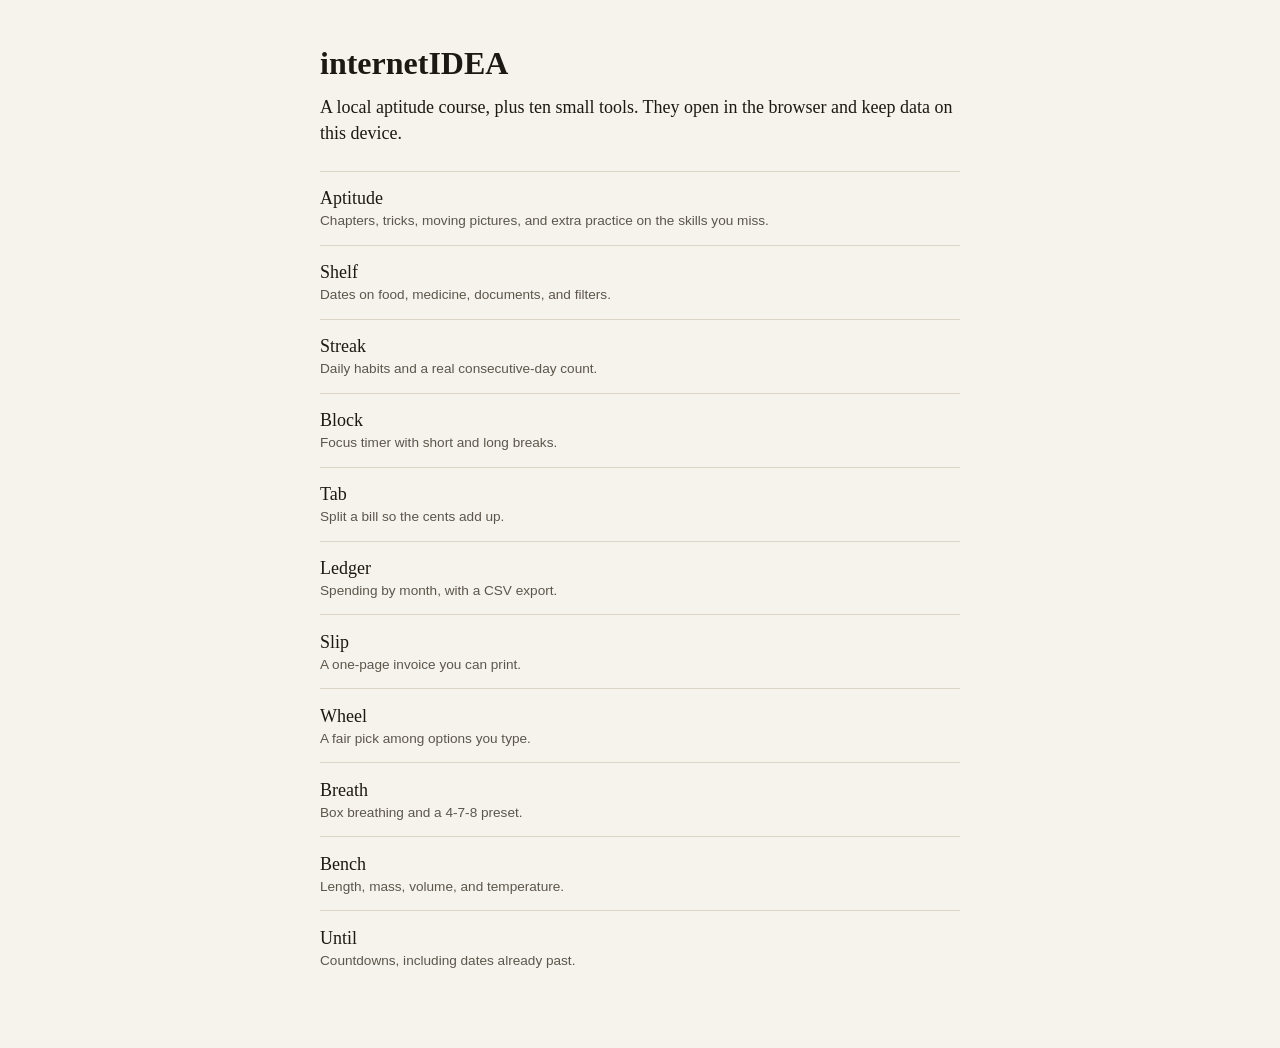
<file: index.html>
<!DOCTYPE html>
<html lang="en">
<head>
  <meta charset="utf-8">
  <meta name="viewport" content="width=device-width, initial-scale=1">
  <title>internetIDEA</title>
  <style>
    :root { color-scheme: light; }
    body { margin: 0; font: 18px/1.45 Georgia, "Iowan Old Style", serif; background: #f6f3ec; color: #1c1915; }
    main { max-width: 40rem; margin: 0 auto; padding: 2.5rem 1.25rem 4rem; }
    h1 { font-size: 2rem; font-weight: 600; margin: 0 0 0.5rem; }
    p { margin: 0 0 1.5rem; }
    ol { margin: 0; padding: 0; list-style: none; }
    li { border-top: 1px solid #ddd6c8; }
    a { display: block; padding: 0.85rem 0; color: inherit; text-decoration: none; }
    a:hover, a:focus { color: #6b2d3c; }
    small { display: block; font-family: "Segoe UI", sans-serif; font-size: 0.85rem; color: #5c564c; }
  </style>
</head>
<body>
  <main>
    <h1>internetIDEA</h1>
    <p>A local aptitude course, plus ten small tools. They open in the browser and keep data on this device.</p>
    <ol>
      <li><a href="aptitude/index.html">Aptitude <small>Chapters, tricks, moving pictures, and extra practice on the skills you miss.</small></a></li>
      <li><a href="shelf/index.html">Shelf <small>Dates on food, medicine, documents, and filters.</small></a></li>
      <li><a href="streak/index.html">Streak <small>Daily habits and a real consecutive-day count.</small></a></li>
      <li><a href="block/index.html">Block <small>Focus timer with short and long breaks.</small></a></li>
      <li><a href="tab/index.html">Tab <small>Split a bill so the cents add up.</small></a></li>
      <li><a href="ledger/index.html">Ledger <small>Spending by month, with a CSV export.</small></a></li>
      <li><a href="slip/index.html">Slip <small>A one-page invoice you can print.</small></a></li>
      <li><a href="wheel/index.html">Wheel <small>A fair pick among options you type.</small></a></li>
      <li><a href="breath/index.html">Breath <small>Box breathing and a 4-7-8 preset.</small></a></li>
      <li><a href="bench/index.html">Bench <small>Length, mass, volume, and temperature.</small></a></li>
      <li><a href="until/index.html">Until <small>Countdowns, including dates already past.</small></a></li>
    </ol>
  </main>
</body>
</html>
</file>
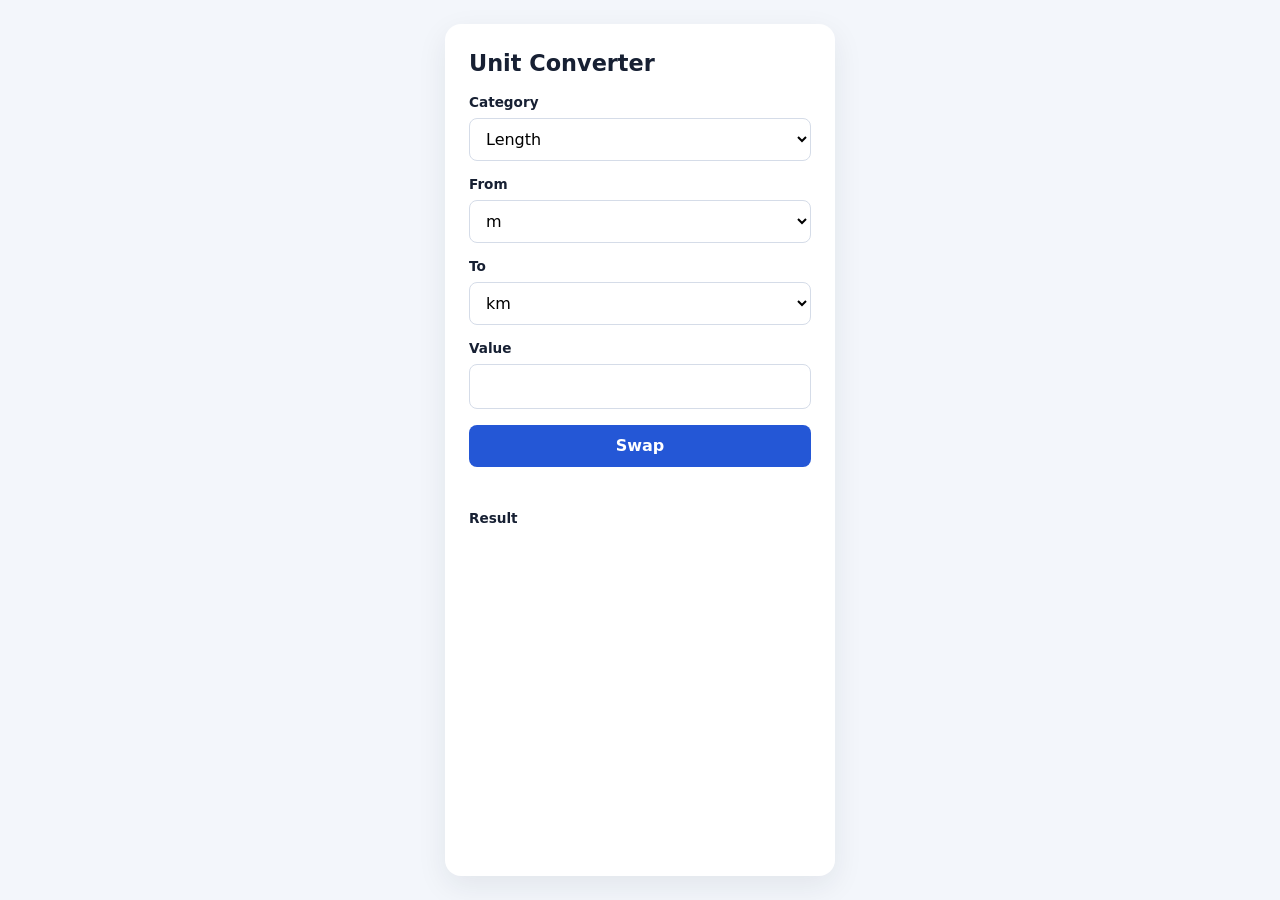
<file: bench/index.html>
<!DOCTYPE html>
<html lang="en">
<head>
  <meta charset="utf-8">
  <meta name="viewport" content="width=device-width, initial-scale=1">
  <title>Unit Converter</title>
  <link rel="stylesheet" href="styles.css">
</head>
<body>
  <main class="card">
    <h1>Unit Converter</h1>

    <label for="category">Category</label>
    <select id="category">
      <option value="length">Length</option>
      <option value="mass">Mass</option>
      <option value="volume">Volume</option>
      <option value="temp">Temperature</option>
    </select>

    <label for="from">From</label>
    <select id="from"></select>

    <label for="to">To</label>
    <select id="to"></select>

    <label for="value">Value</label>
    <input id="value" type="number" step="any" inputmode="decimal" aria-describedby="error">

    <button type="button" id="swap">Swap</button>

    <p id="error" class="error" role="alert"></p>
    <label for="output">Result</label>
    <output id="output" class="output" for="value"></output>
  </main>
  <script src="logic.js"></script>
  <script src="app.js"></script>
</body>
</html>
</file>
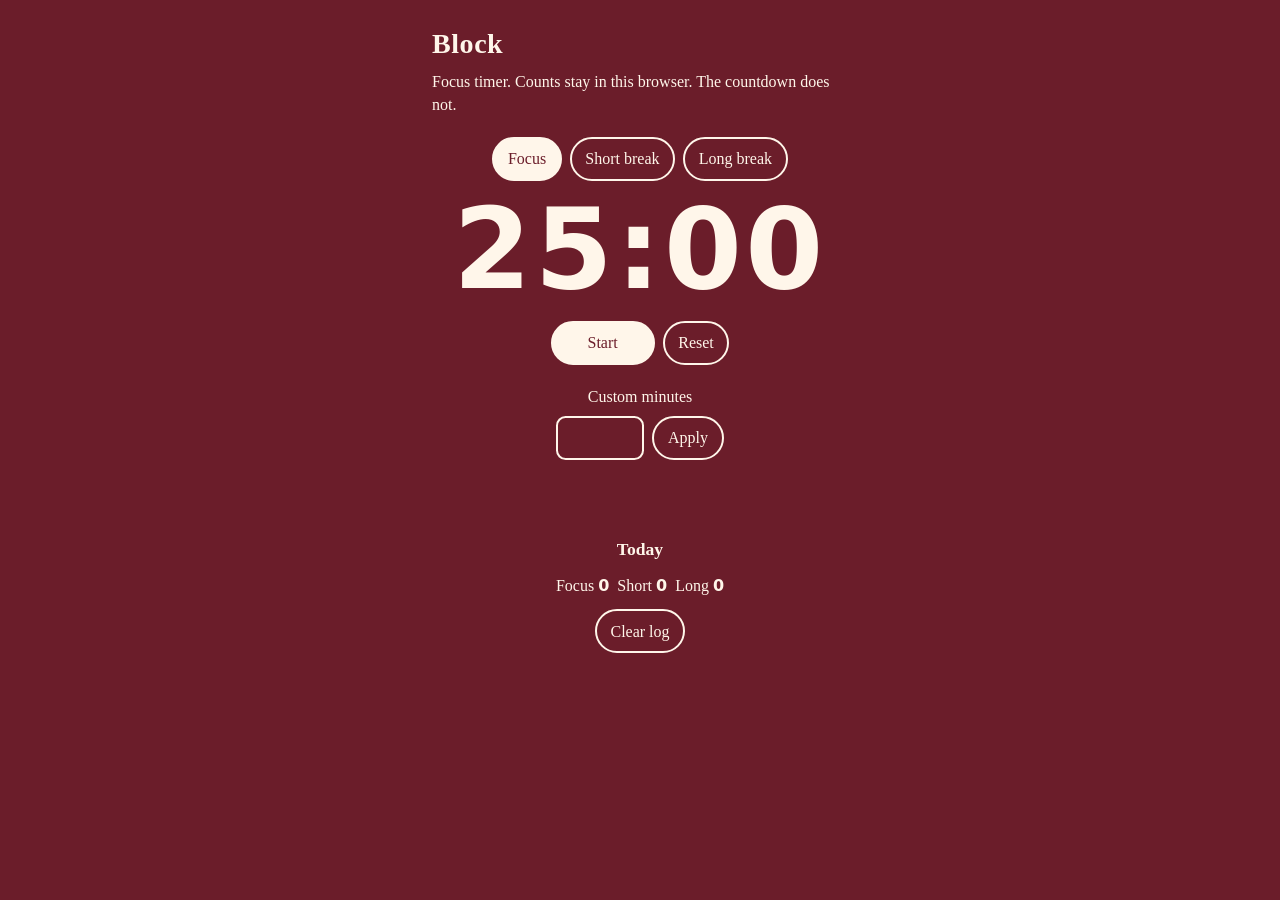
<file: block/index.html>
<!DOCTYPE html>
<html lang="en">
<head>
  <meta charset="utf-8">
  <meta name="viewport" content="width=device-width, initial-scale=1">
  <title>Block</title>
  <link rel="stylesheet" href="styles.css">
</head>
<body>
  <main>
    <h1>Block</h1>
    <p class="lede">Focus timer. Counts stay in this browser. The countdown does not.</p>

    <div class="modes" role="group" aria-label="Mode">
      <button type="button" id="mode-focus" aria-pressed="true">Focus</button>
      <button type="button" id="mode-short" aria-pressed="false">Short break</button>
      <button type="button" id="mode-long" aria-pressed="false">Long break</button>
    </div>

    <p id="time" class="time">25:00</p>

    <div class="controls">
      <button type="button" id="start" aria-pressed="false">Start</button>
      <button type="button" id="reset">Reset</button>
    </div>

    <form id="custom-form" class="custom">
      <label for="minutes">Custom minutes</label>
      <input id="minutes" type="number" inputmode="numeric" min="1" max="120" step="1">
      <button type="button" id="apply">Apply</button>
      <p id="error" class="error" role="alert"></p>
    </form>

    <p id="suggestion" class="suggestion" aria-live="polite"></p>

    <section class="log" aria-labelledby="log-heading">
      <h2 id="log-heading">Today</h2>
      <ul>
        <li>Focus <strong id="count-focus">0</strong></li>
        <li>Short <strong id="count-short">0</strong></li>
        <li>Long <strong id="count-long">0</strong></li>
      </ul>
      <button type="button" id="clear">Clear log</button>
    </section>
  </main>
  <script src="logic.js"></script>
  <script src="app.js"></script>
</body>
</html>
</file>
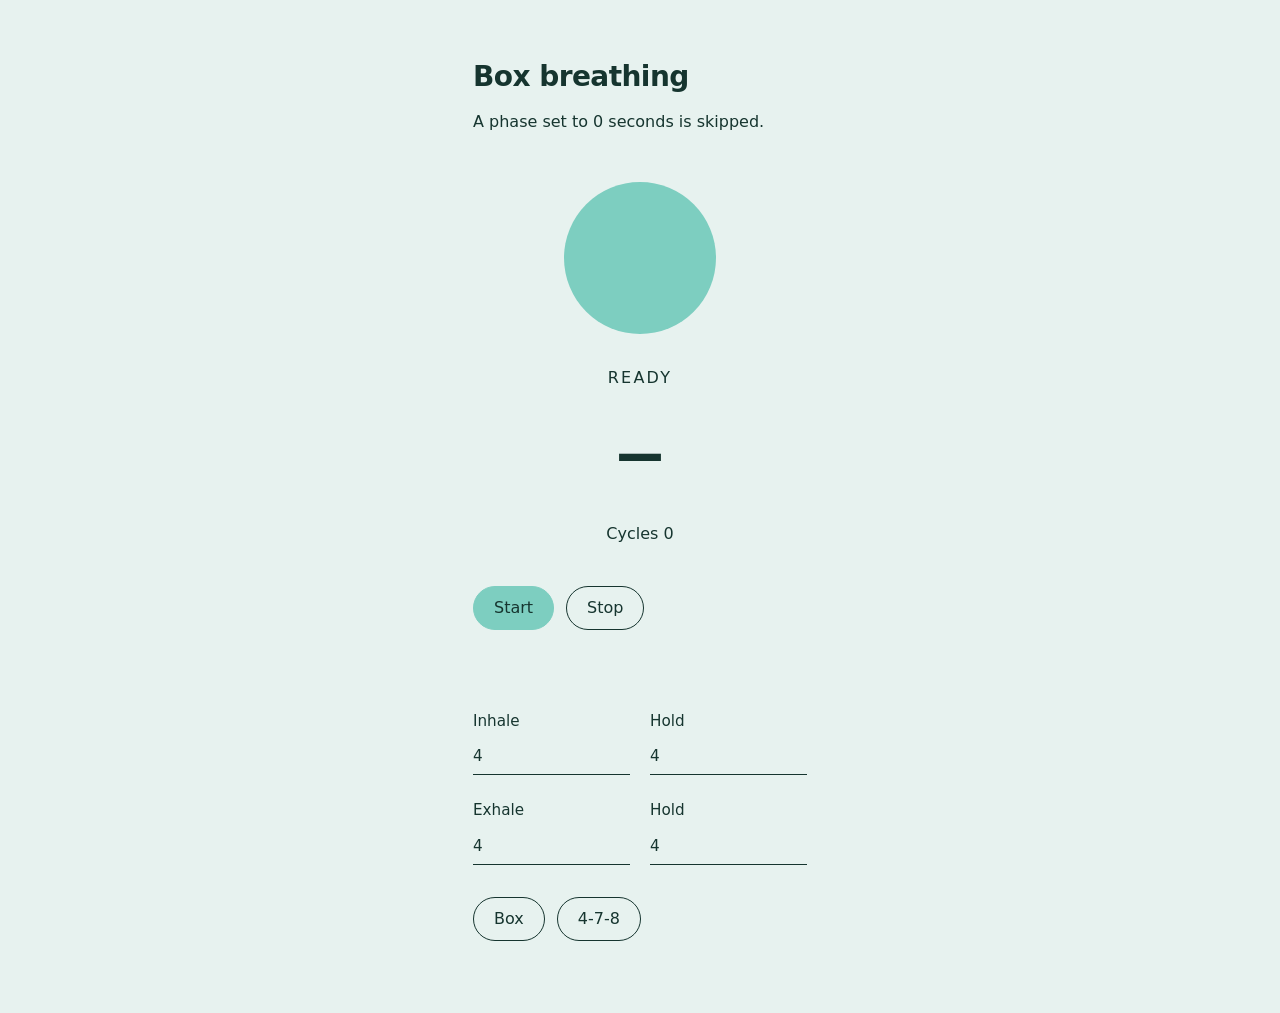
<file: breath/index.html>
<!DOCTYPE html>
<html lang="en">
<head>
  <meta charset="utf-8">
  <meta name="viewport" content="width=device-width, initial-scale=1">
  <title>Box breathing</title>
  <link rel="stylesheet" href="styles.css">
</head>
<body>
  <main class="app">
    <h1>Box breathing</h1>
    <p class="intro">A phase set to 0 seconds is skipped.</p>

    <div class="stage">
      <div class="circle" aria-hidden="true"></div>
      <p id="phase" class="phase">Ready</p>
      <p id="seconds" class="seconds">&ndash;</p>
      <p class="cycles">Cycles <span id="cycles">0</span></p>
    </div>

    <div class="row">
      <button type="button" id="start">Start</button>
      <button type="button" id="stop">Stop</button>
    </div>
    <p id="error" class="error" role="alert"></p>

    <div class="fields">
      <label for="inhale">Inhale
        <input id="inhale" type="number" min="0" max="30" step="1" value="4" inputmode="numeric">
      </label>
      <label for="hold1">Hold
        <input id="hold1" type="number" min="0" max="30" step="1" value="4" inputmode="numeric">
      </label>
      <label for="exhale">Exhale
        <input id="exhale" type="number" min="0" max="30" step="1" value="4" inputmode="numeric">
      </label>
      <label for="hold2">Hold
        <input id="hold2" type="number" min="0" max="30" step="1" value="4" inputmode="numeric">
      </label>
    </div>

    <div class="row presets">
      <button type="button" id="box">Box</button>
      <button type="button" id="relax">4-7-8</button>
    </div>
  </main>
  <script src="logic.js"></script>
  <script src="app.js"></script>
</body>
</html>
</file>
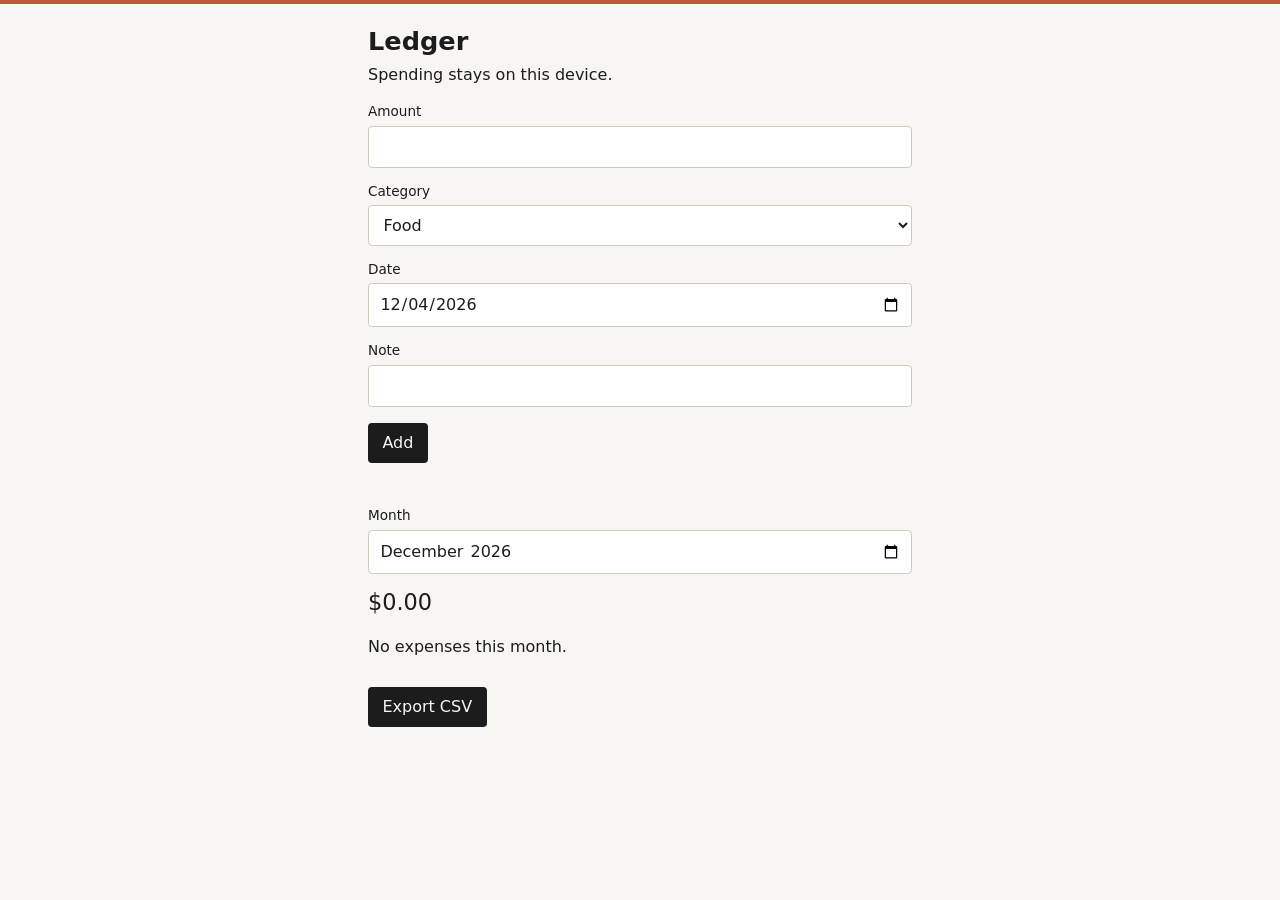
<file: ledger/index.html>
<!DOCTYPE html>
<html lang="en">
<head>
  <meta charset="utf-8">
  <meta name="viewport" content="width=device-width, initial-scale=1">
  <title>Ledger</title>
  <link rel="stylesheet" href="styles.css">
</head>
<body>
  <main>
    <h1>Ledger</h1>
    <p class="lede">Spending stays on this device.</p>

    <form id="entry-form" novalidate>
      <label for="amount">Amount</label>
      <input id="amount" name="amount" type="text" inputmode="decimal" autocomplete="off">

      <label for="category">Category</label>
      <select id="category" name="category">
        <option value="food">Food</option>
        <option value="transport">Transport</option>
        <option value="home">Home</option>
        <option value="health">Health</option>
        <option value="other">Other</option>
      </select>

      <label for="date">Date</label>
      <input id="date" name="date" type="date">

      <label for="note">Note</label>
      <input id="note" name="note" type="text" maxlength="80" autocomplete="off">

      <button type="submit">Add</button>
      <p id="form-error" class="error" role="alert"></p>
    </form>

    <section>
      <label for="month">Month</label>
      <input id="month" name="month" type="month">
      <p id="total" class="total"></p>
      <ul id="breakdown"></ul>
      <div id="list"></div>
      <button id="export" type="button">Export CSV</button>
    </section>
  </main>
  <script src="logic.js"></script>
  <script src="app.js"></script>
</body>
</html>
</file>
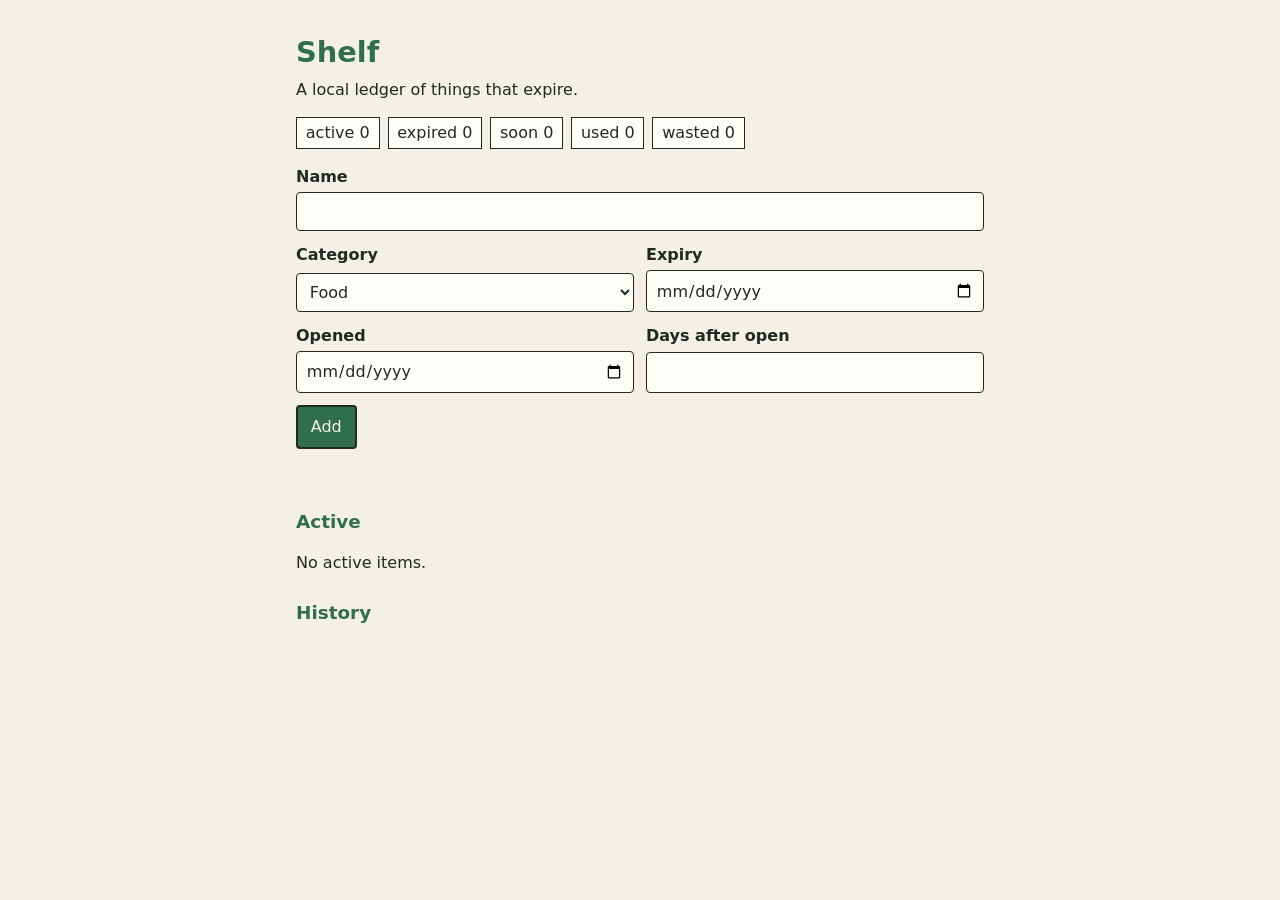
<file: shelf/index.html>
<!DOCTYPE html>
<html lang="en">
<head>
  <meta charset="utf-8">
  <meta name="viewport" content="width=device-width, initial-scale=1">
  <title>Shelf</title>
  <link rel="stylesheet" href="styles.css">
</head>
<body>
  <main>
    <h1>Shelf</h1>
    <p class="lede">A local ledger of things that expire.</p>
    <ul id="counts" aria-live="polite" aria-label="Counts"></ul>

    <form id="add-form" novalidate>
      <div class="field field-wide">
        <label for="name">Name</label>
        <input id="name" name="name" type="text" autocomplete="off">
      </div>
      <div class="field">
        <label for="category">Category</label>
        <select id="category" name="category">
          <option value="food">Food</option>
          <option value="medicine">Medicine</option>
          <option value="document">Document</option>
          <option value="household">Household</option>
          <option value="other">Other</option>
        </select>
      </div>
      <div class="field">
        <label for="expiry">Expiry</label>
        <input id="expiry" name="expiry" type="date">
      </div>
      <div class="field">
        <label for="opened">Opened</label>
        <input id="opened" name="opened" type="date">
      </div>
      <div class="field">
        <label for="days-after-open">Days after open</label>
        <input id="days-after-open" name="days-after-open" type="number" min="1" step="1" inputmode="numeric">
      </div>
      <div class="form-actions">
        <button type="submit">Add</button>
      </div>
      <p id="form-error" role="alert"></p>
    </form>

    <section>
      <h2>Active</h2>
      <p id="empty">No active items.</p>
      <ul id="active-list" aria-label="Active items"></ul>
    </section>

    <section>
      <h2>History</h2>
      <ul id="history-list" aria-label="Used and wasted"></ul>
    </section>
  </main>
  <noscript>JavaScript is required. Data stays in this browser.</noscript>
  <script src="logic.js"></script>
  <script src="app.js"></script>
</body>
</html>
</file>
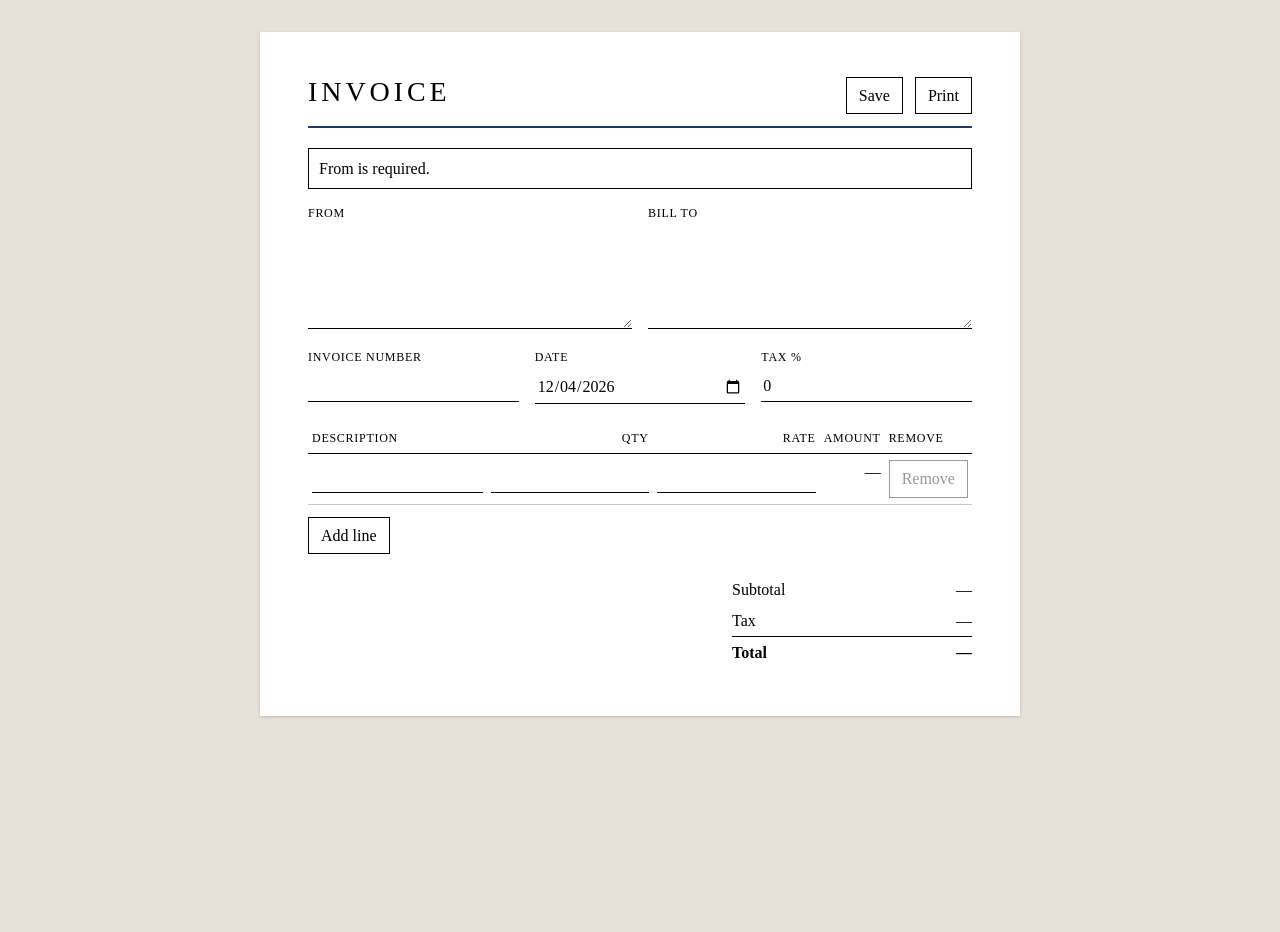
<file: slip/index.html>
<!DOCTYPE html>
<html lang="en">
<head>
  <meta charset="utf-8">
  <meta name="viewport" content="width=device-width, initial-scale=1">
  <title>Invoice</title>
  <link rel="stylesheet" href="styles.css">
</head>
<body>
  <main class="sheet" id="app">
    <header class="sheet-head">
      <h1>Invoice</h1>
      <div class="actions no-print">
        <button type="button" id="save">Save</button>
        <button type="button" id="print">Print</button>
      </div>
    </header>
    <hr class="rule">
    <p id="error" class="error no-print" role="alert"></p>

    <div class="parties">
      <label class="field">From
        <textarea id="from" rows="4" autocomplete="off"></textarea>
      </label>
      <label class="field">Bill to
        <textarea id="to" rows="4" autocomplete="off"></textarea>
      </label>
    </div>

    <div class="meta">
      <label class="field">Invoice number
        <input id="number" type="text" autocomplete="off">
      </label>
      <label class="field">Date
        <input id="date" type="date">
      </label>
      <label class="field">Tax %
        <input id="tax" type="number" min="0" step="any" inputmode="decimal">
      </label>
    </div>

    <table>
      <thead>
        <tr>
          <th>Description</th>
          <th class="num">Qty</th>
          <th class="num">Rate</th>
          <th class="num">Amount</th>
          <th class="no-print">Remove</th>
        </tr>
      </thead>
      <tbody id="lines"></tbody>
    </table>
    <p class="no-print add-row"><button type="button" id="add">Add line</button></p>

    <dl class="totals">
      <div><dt>Subtotal</dt><dd id="subtotal">—</dd></div>
      <div><dt>Tax</dt><dd id="tax-amt">—</dd></div>
      <div class="grand"><dt>Total</dt><dd id="total">—</dd></div>
    </dl>
  </main>
  <script src="logic.js"></script>
  <script src="app.js"></script>
</body>
</html>
</file>
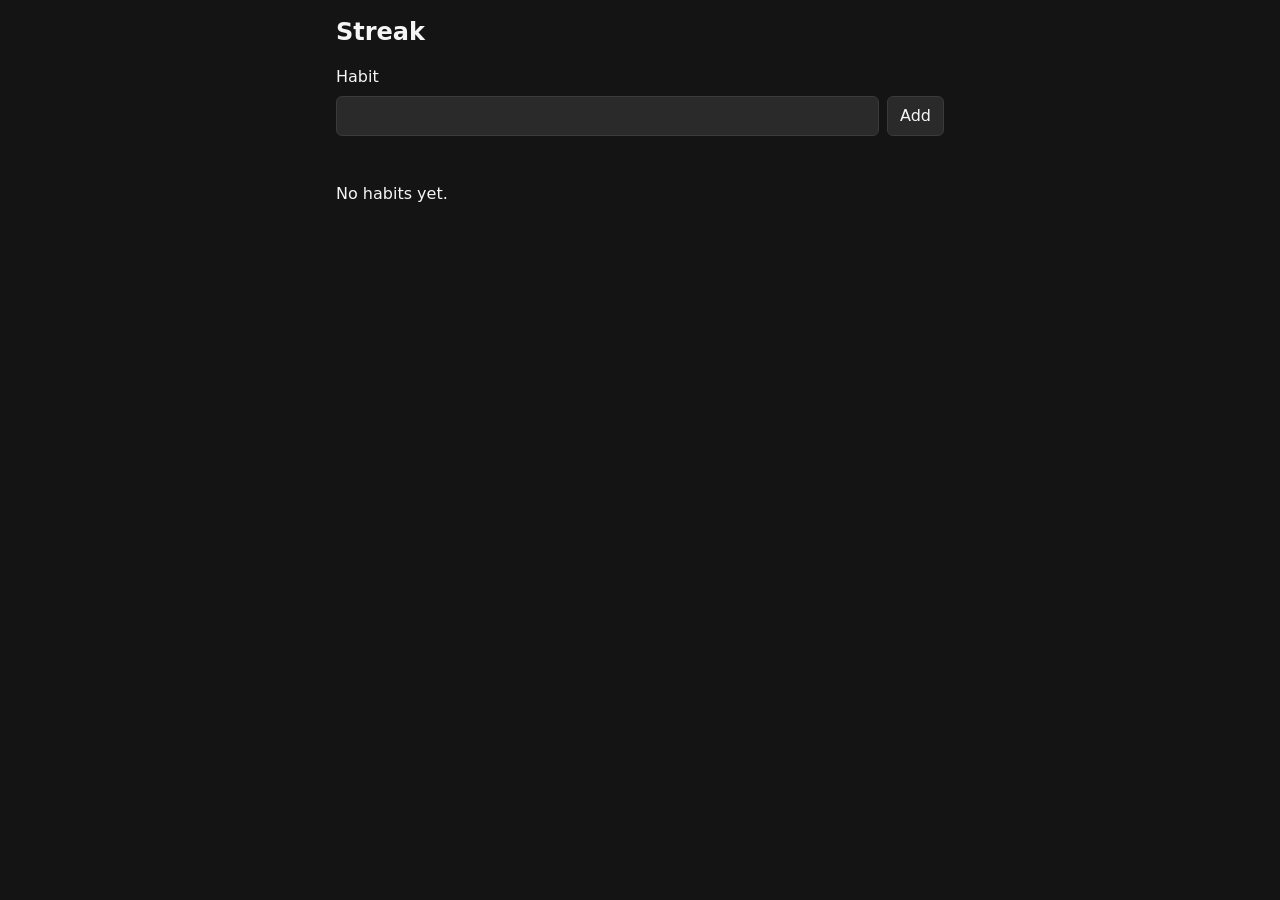
<file: streak/index.html>
<!DOCTYPE html>
<html lang="en">
<head>
  <meta charset="utf-8">
  <meta name="viewport" content="width=device-width, initial-scale=1">
  <title>Streak</title>
  <link rel="stylesheet" href="styles.css">
</head>
<body>
  <main>
    <h1>Streak</h1>
    <form id="add-form" novalidate>
      <label for="habit-name">Habit</label>
      <input id="habit-name" name="name" type="text" autocomplete="off">
      <button type="submit">Add</button>
    </form>
    <p id="error" role="alert"></p>
    <p id="empty">No habits yet.</p>
    <ul id="habits"></ul>
  </main>
  <script src="logic.js"></script>
  <script src="app.js"></script>
</body>
</html>
</file>
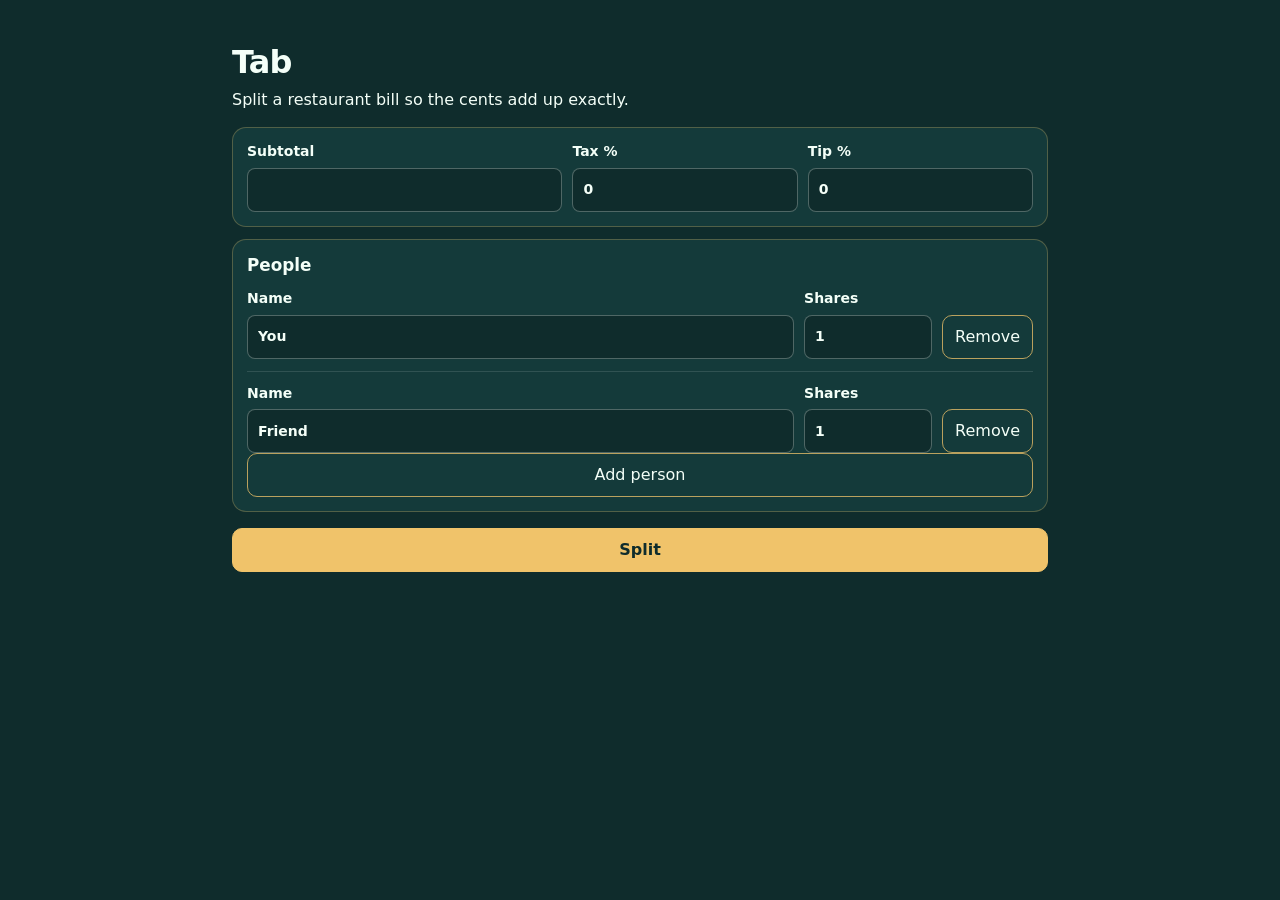
<file: tab/index.html>
<!DOCTYPE html>
<html lang="en">
<head>
  <meta charset="utf-8">
  <meta name="viewport" content="width=device-width, initial-scale=1">
  <title>Tab</title>
  <link rel="stylesheet" href="styles.css">
</head>
<body>
  <main>
    <header>
      <h1>Tab</h1>
      <p>Split a restaurant bill so the cents add up exactly.</p>
    </header>
    <form id="bill" autocomplete="off">
      <div class="card fields">
        <label>
          <span>Subtotal</span>
          <input id="subtotal" inputmode="decimal" autocomplete="off">
        </label>
        <label>
          <span>Tax %</span>
          <input id="tax" inputmode="decimal" autocomplete="off" value="0">
        </label>
        <label>
          <span>Tip %</span>
          <input id="tip" inputmode="decimal" autocomplete="off" value="0">
        </label>
      </div>
      <div class="card">
        <h2>People</h2>
        <div id="people"></div>
        <button type="button" id="add">Add person</button>
      </div>
      <button type="submit" id="split" class="primary">Split</button>
      <p id="error" role="alert" hidden></p>
    </form>
    <section id="result" class="card" hidden>
      <h2>Bill</h2>
      <div id="breakdown"></div>
      <h2>Each person</h2>
      <div id="each"></div>
    </section>
  </main>
  <script src="logic.js"></script>
  <script src="app.js"></script>
</body>
</html>
</file>
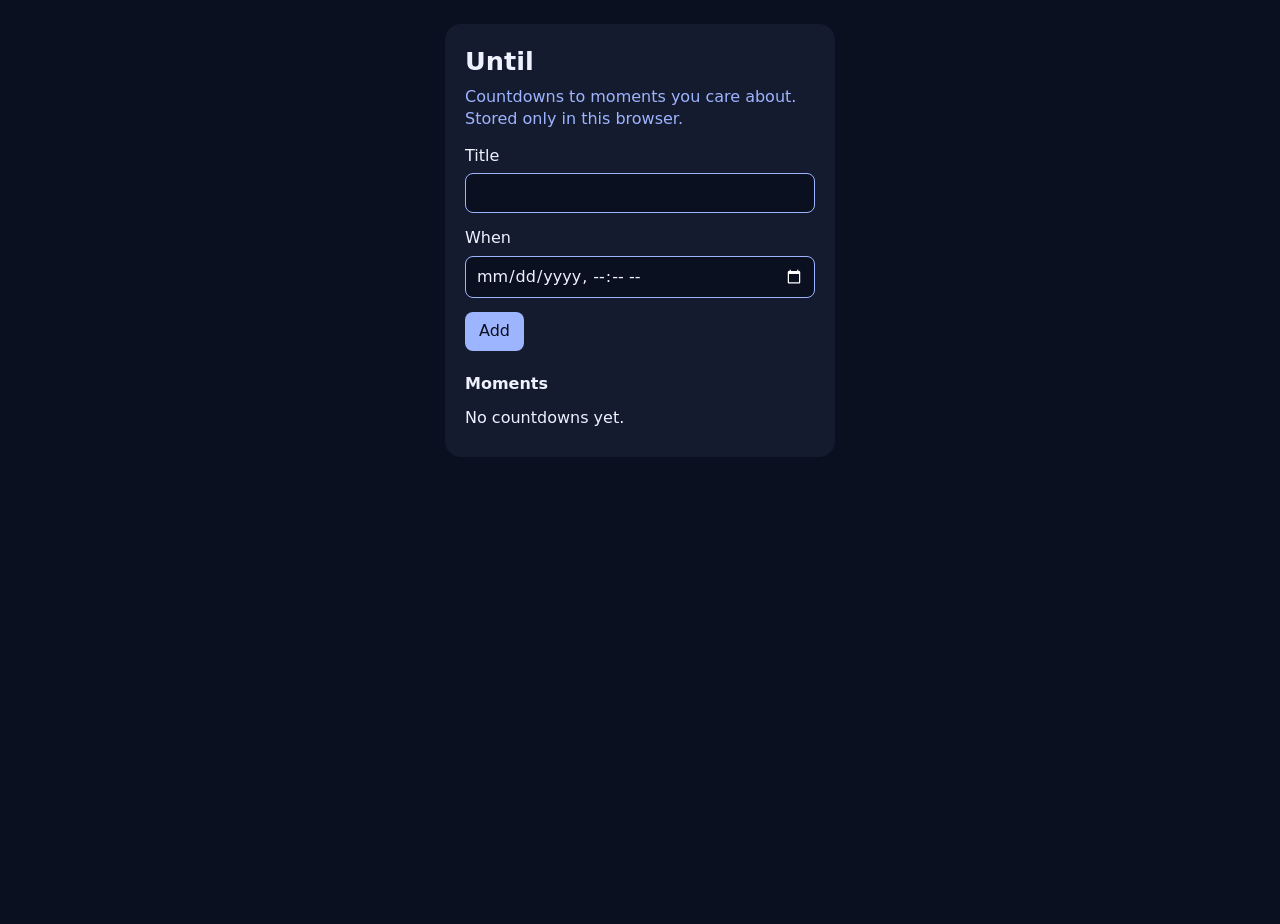
<file: until/index.html>
<!DOCTYPE html>
<html lang="en">
<head>
  <meta charset="utf-8">
  <meta name="viewport" content="width=device-width, initial-scale=1">
  <title>Until</title>
  <link rel="stylesheet" href="styles.css">
</head>
<body>
  <main>
    <h1>Until</h1>
    <p class="lede">Countdowns to moments you care about. Stored only in this browser.</p>
    <form id="add-form" novalidate>
      <label for="title">Title</label>
      <input id="title" name="title" type="text" maxlength="60" autocomplete="off">
      <label for="when">When</label>
      <input id="when" name="when" type="datetime-local">
      <button type="submit">Add</button>
      <p id="error" role="alert" hidden></p>
    </form>
    <h2>Moments</h2>
    <p id="empty">No countdowns yet.</p>
    <ul id="list"></ul>
  </main>
  <script src="logic.js"></script>
  <script src="app.js"></script>
</body>
</html>
</file>
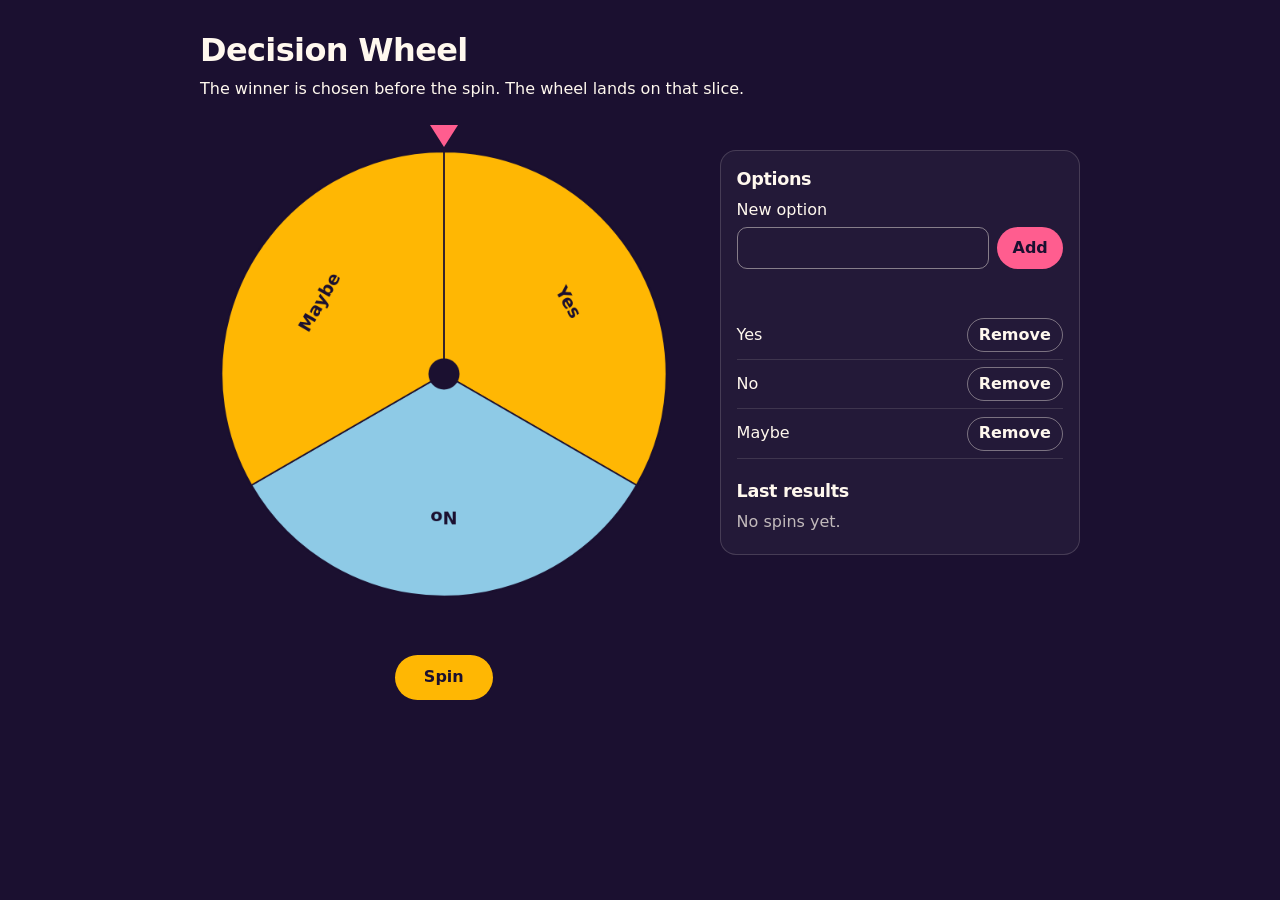
<file: wheel/index.html>
<!DOCTYPE html>
<html lang="en">
<head>
  <meta charset="utf-8">
  <meta name="viewport" content="width=device-width, initial-scale=1">
  <title>Decision Wheel</title>
  <link rel="stylesheet" href="styles.css">
</head>
<body>
  <main>
    <h1>Decision Wheel</h1>
    <p class="lede">The winner is chosen before the spin. The wheel lands on that slice.</p>
    <div class="layout">
      <section class="stage" aria-label="Wheel">
        <div class="wheel-wrap">
          <div class="pointer" aria-hidden="true"></div>
          <canvas id="wheel" width="560" height="560">This browser cannot draw the wheel.</canvas>
        </div>
        <p id="result" class="result" aria-live="polite"></p>
        <button type="button" id="spin">Spin</button>
      </section>
      <section class="panel">
        <h2>Options</h2>
        <form id="add-form">
          <label for="option-name">New option</label>
          <div class="add-row">
            <input id="option-name" name="option" maxlength="40" autocomplete="off">
            <button type="submit">Add</button>
          </div>
        </form>
        <p id="error" class="error" role="alert"></p>
        <ul id="option-list"></ul>
        <h2>Last results</h2>
        <p id="history-empty">No spins yet.</p>
        <ol id="history"></ol>
      </section>
    </div>
  </main>
  <script src="logic.js"></script>
  <script src="app.js"></script>
</body>
</html>
</file>
<file: bench/styles.css>
* {
  box-sizing: border-box;
}

body {
  margin: 0;
  min-height: 100vh;
  background: #f3f6fb;
  color: #172033;
  font: 16px/1.4 system-ui, sans-serif;
  display: flex;
  justify-content: center;
  padding: 24px 16px;
}

.card {
  width: 390px;
  max-width: 100%;
  background: #fff;
  border-radius: 16px;
  padding: 24px;
  box-shadow: 0 10px 30px rgba(23, 32, 51, 0.08);
}

h1 {
  margin: 0 0 8px;
  font-size: 1.4rem;
}

label {
  display: block;
  margin: 14px 0 6px;
  font-size: 0.85rem;
  font-weight: 600;
}

select,
input,
button {
  width: 100%;
  font: inherit;
  border-radius: 8px;
}

select,
input {
  padding: 10px 12px;
  border: 1px solid #d5dce8;
  background: #fff;
}

button {
  margin-top: 16px;
  padding: 10px 16px;
  border: 0;
  background: #2457d6;
  color: #fff;
  font-weight: 600;
  cursor: pointer;
}

select:focus,
input:focus,
button:focus {
  outline: 2px solid #2457d6;
  outline-offset: 2px;
}

.error {
  min-height: 1.2em;
  margin: 10px 0 0;
  color: #b42318;
  font-size: 0.9rem;
}

.output {
  display: block;
  min-height: 1.4em;
  margin: 0;
  font-family: ui-monospace, "Cascadia Mono", Consolas, monospace;
  font-size: 1.5rem;
  color: #2457d6;
}
</file>
<file: block/styles.css>
:root {
  color-scheme: dark;
  --bg: #6b1d2a;
  --text: #fff6ea;
}

* {
  box-sizing: border-box;
}

html,
body {
  margin: 0;
  min-height: 100%;
}

body {
  background: var(--bg);
  color: var(--text);
  font-family: Georgia, "Iowan Old Style", "Palatino Linotype", Palatino, serif;
  font-size: 1rem;
  line-height: 1.45;
}

main {
  width: min(28rem, 100%);
  margin: 0 auto;
  padding: 1.5rem 1rem 2.5rem;
}

h1,
h2,
p {
  margin: 0;
}

h1 {
  font-size: 1.75rem;
  font-weight: 700;
  letter-spacing: 0.02em;
}

.lede {
  margin-top: 0.35rem;
}

.modes,
.controls,
.custom,
.log ul {
  display: flex;
  flex-wrap: wrap;
  gap: 0.5rem;
  align-items: center;
  justify-content: center;
}

.modes {
  margin-top: 1.25rem;
}

button,
input {
  font: inherit;
  color: inherit;
}

button {
  min-height: 2.75rem;
  padding: 0.45rem 0.85rem;
  background: transparent;
  border: 2px solid var(--text);
  border-radius: 999px;
  cursor: pointer;
}

button:focus,
input:focus {
  outline: 3px solid var(--text);
  outline-offset: 3px;
}

button[aria-pressed="true"] {
  background: var(--text);
  color: var(--bg);
}

#start {
  background: var(--text);
  color: var(--bg);
  min-width: 6.5rem;
}

#start[aria-pressed="true"] {
  background: transparent;
  color: var(--text);
}

.time {
  margin: 0.75rem 0 1rem;
  font-family: "Segoe UI", system-ui, sans-serif;
  font-size: clamp(4.25rem, 22vw, 7rem);
  font-weight: 650;
  font-variant-numeric: tabular-nums;
  letter-spacing: 0.03em;
  line-height: 1;
  text-align: center;
}

.controls {
  margin-bottom: 1.25rem;
}

.custom {
  margin-top: 0.25rem;
}

.custom label {
  flex: 1 1 100%;
  text-align: center;
}

input[type="number"] {
  width: 5.5rem;
  min-height: 2.75rem;
  padding: 0.4rem 0.55rem;
  background: transparent;
  border: 2px solid var(--text);
  border-radius: 0.6rem;
  font-variant-numeric: tabular-nums;
}

.error,
.suggestion {
  flex-basis: 100%;
  min-height: 1.4em;
  text-align: center;
}

.error:empty,
.suggestion:empty {
  margin: 0;
}

.error:not(:empty) {
  font-weight: 700;
}

.log {
  margin-top: 1.5rem;
  text-align: center;
}

.log h2 {
  font-size: 1.1rem;
}

.log ul {
  margin: 0.75rem 0;
  padding: 0;
  list-style: none;
}

.log li {
  font-variant-numeric: tabular-nums;
}

.log strong {
  font-family: "Segoe UI", system-ui, sans-serif;
  font-weight: 650;
}
</file>
<file: breath/styles.css>
* {
  box-sizing: border-box;
}

body {
  margin: 0;
  min-height: 100vh;
  background: #e7f2ef;
  color: #16352f;
  font-family: "Segoe UI", system-ui, sans-serif;
  line-height: 1.5;
}

.app {
  width: 390px;
  max-width: 100%;
  margin: 0 auto;
  padding: 3.5rem 1.75rem 4.5rem;
}

h1 {
  margin: 0;
  font-size: 1.75rem;
  font-weight: 600;
  letter-spacing: -0.02em;
}

.intro {
  margin: 0.75rem 0 0;
}

.stage {
  display: flex;
  flex-direction: column;
  align-items: center;
  margin: 3rem 0 2.5rem;
}

.circle {
  width: 9.5rem;
  height: 9.5rem;
  border-radius: 50%;
  background: #7dcec0;
  margin-bottom: 2rem;
}

.phase {
  margin: 0;
  font-size: 1rem;
  letter-spacing: 0.14em;
  text-transform: uppercase;
}

.seconds {
  margin: 0.5rem 0 0;
  min-height: 6.5rem;
  font-size: 6.5rem;
  line-height: 1;
  font-variant-numeric: tabular-nums;
  font-weight: 500;
}

.cycles {
  margin: 1.25rem 0 0;
}

.row {
  display: flex;
  gap: 0.75rem;
}

button {
  font: inherit;
  color: #16352f;
  background: transparent;
  border: 1px solid #16352f;
  border-radius: 999px;
  padding: 0.55rem 1.25rem;
  cursor: pointer;
}

#start {
  background: #7dcec0;
  border-color: #7dcec0;
}

button:focus-visible,
input:focus-visible {
  outline: 3px solid #16352f;
  outline-offset: 3px;
}

.error {
  min-height: 1.5rem;
  margin: 1rem 0 0;
}

.fields {
  display: grid;
  grid-template-columns: 1fr 1fr;
  gap: 1.5rem 1.25rem;
  margin-top: 2.5rem;
}

label {
  display: flex;
  flex-direction: column;
  gap: 0.4rem;
  font-size: 0.95rem;
}

input {
  font: inherit;
  color: #16352f;
  width: 100%;
  background: transparent;
  border: none;
  border-bottom: 1px solid #16352f;
  border-radius: 0;
  padding: 0.4rem 0;
}

.presets {
  margin-top: 2rem;
}

@media (prefers-reduced-motion: reduce) {
  *,
  *::before,
  *::after {
    animation: none !important;
    transition: none !important;
  }
}
</file>
<file: ledger/styles.css>
:root {
  color: #1c1c1c;
  background: #f7f6f3;
  font-family: system-ui, -apple-system, "Segoe UI", sans-serif;
}

* { box-sizing: border-box; }

body {
  margin: 0;
  color: #1c1c1c;
  background: #f7f6f3;
  border-top: 4px solid #c4553a;
  line-height: 1.4;
}

main {
  max-width: 36rem;
  margin: 0 auto;
  padding: 1.25rem 1rem 2.5rem;
}

h1 {
  margin: 0 0 0.25rem;
  font-size: 1.6rem;
  font-weight: 650;
}

.lede { margin: 0 0 1rem; }

label {
  display: block;
  margin: 0.85rem 0 0.3rem;
  font-size: 0.85rem;
}

input, select, button {
  font: inherit;
  color: inherit;
  max-width: 100%;
}

input, select {
  display: block;
  width: 100%;
  padding: 0.55rem 0.65rem;
  background: #fff;
  border: 1px solid #cfcabe;
  border-radius: 4px;
}

button {
  margin-top: 1rem;
  padding: 0.55rem 0.9rem;
  background: #1c1c1c;
  color: #f7f6f3;
  border: 0;
  border-radius: 4px;
  cursor: pointer;
}

input:focus-visible,
select:focus-visible,
button:focus-visible {
  outline: 2px solid #c4553a;
  outline-offset: 2px;
}

.error {
  min-height: 1.25rem;
  margin: 0.6rem 0 0;
  color: #c4553a;
}

.total {
  margin: 0.8rem 0 0.3rem;
  font-size: 1.4rem;
  font-variant-numeric: tabular-nums;
}

#breakdown {
  display: flex;
  flex-wrap: wrap;
  gap: 0.35rem 0.9rem;
  margin: 0;
  padding: 0;
  list-style: none;
}

#breakdown li { font-size: 0.92rem; }

.row {
  display: flex;
  align-items: center;
  justify-content: space-between;
  gap: 0.75rem;
  padding: 0.7rem 0;
  border-bottom: 1px solid #e4dfd6;
}

.row div { min-width: 0; }

.row strong,
.row span {
  display: block;
  overflow-wrap: anywhere;
}

.row strong { font-variant-numeric: tabular-nums; }

.row button {
  flex: 0 0 auto;
  margin: 0;
  background: transparent;
  color: #c4553a;
  border: 1px solid #c4553a;
}

.empty { margin: 0.8rem 0; }
</file>
<file: shelf/styles.css>
* { box-sizing: border-box; }

body {
  margin: 0;
  background: #f4f0e6;
  color: #1f2a24;
  font-family: system-ui, "Segoe UI", Roboto, Helvetica, Arial, sans-serif;
  font-size: 1rem;
  line-height: 1.45;
}

main {
  width: min(100%, 46rem);
  margin: 0 auto;
  padding: 1.25rem 1rem 3rem;
}

h1, h2 { color: #2f6f4e; }
h1 { margin: 0 0 0.25rem; font-size: 1.8rem; }
h2 { margin: 1.6rem 0 0.5rem; font-size: 1.15rem; }
.lede { margin: 0; }

button, input, select {
  font: inherit;
  color: inherit;
}

button:focus, input:focus, select:focus {
  outline: 3px solid #1f2a24;
  outline-offset: 2px;
}

#counts {
  display: flex;
  flex-wrap: wrap;
  gap: 0.5rem;
  list-style: none;
  padding: 0;
  margin: 1rem 0 0;
}

#counts li {
  background: #fffdf8;
  border: 1px solid #1f2a24;
  padding: 0.2rem 0.55rem;
}

form {
  display: grid;
  gap: 0.75rem;
  margin-top: 1rem;
}

.field { display: grid; gap: 0.25rem; }
label { font-weight: 650; }

input, select {
  width: 100%;
  min-width: 0;
  background: #fffdf8;
  border: 1px solid #1f2a24;
  border-radius: 4px;
  padding: 0.45rem 0.55rem;
}

button {
  background: #2f6f4e;
  color: #f4f0e6;
  border: 2px solid #1f2a24;
  border-radius: 4px;
  min-height: 2.75rem;
  padding: 0.4rem 0.8rem;
}

#form-error {
  min-height: 1.4em;
  margin: 0;
  color: #8b2e2e;
  font-weight: 650;
}

ul { list-style: none; padding: 0; margin: 0; }

.item {
  display: flex;
  flex-wrap: wrap;
  align-items: center;
  gap: 0.35rem 0.85rem;
  padding: 0.75rem 0;
  border-top: 1px solid #d5cec0;
}

.item-name { font-weight: 700; flex: 1 1 100%; }
.item-status { font-weight: 700; }
.status-expired { color: #8b2e2e; }
.status-soon { color: #8a5a12; }
.status-fresh { color: #2f6f4e; }
.status-used, .status-wasted { color: #1f2a24; }

.actions {
  display: flex;
  flex-wrap: wrap;
  gap: 0.4rem;
  flex: 1 1 100%;
}

.actions button {
  background: #f4f0e6;
  color: #1f2a24;
}

@media (min-width: 800px) {
  main { padding: 2rem 1.5rem 3rem; }
  form { grid-template-columns: 1fr 1fr; }
  .field-wide, .form-actions, #form-error { grid-column: 1 / -1; }
  .item-name { flex: 1 1 8rem; }
  .actions { flex: 0 1 auto; margin-left: auto; }
}
</file>
<file: slip/styles.css>
* { box-sizing: border-box; }

html { color-scheme: light; }

body {
  margin: 0;
  min-height: 100vh;
  background: #e7e2d8;
  color: #000;
  font: 16px/1.45 Georgia, "Iowan Old Style", "Palatino Linotype", Palatino, serif;
}

.sheet {
  max-width: 760px;
  margin: 32px auto;
  padding: 40px 48px 48px;
  background: #fff;
  box-shadow: 0 1px 3px rgba(0, 0, 0, 0.18);
}

.sheet-head {
  display: flex;
  justify-content: space-between;
  align-items: baseline;
  gap: 16px;
}

h1 {
  margin: 0;
  font-size: 28px;
  font-weight: normal;
  letter-spacing: 0.14em;
  text-transform: uppercase;
}

.rule {
  border: 0;
  border-top: 2px solid #1e3a5f;
  margin: 12px 0 20px;
}

.actions, .add-row { margin: 0; }

button {
  font: inherit;
  color: #000;
  background: #fff;
  border: 1px solid #000;
  padding: 6px 12px;
  cursor: pointer;
}

button:disabled {
  cursor: default;
  opacity: 0.4;
}

.actions button + button { margin-left: 8px; }

.error {
  margin: 0 0 16px;
  padding: 8px 10px;
  border: 1px solid #000;
}

.error:empty { display: none; }

.parties, .meta {
  display: grid;
  gap: 16px;
  margin-bottom: 20px;
}

.parties { grid-template-columns: 1fr 1fr; }
.meta { grid-template-columns: 1fr 1fr 1fr; }

.field {
  display: flex;
  flex-direction: column;
  gap: 4px;
  font-size: 12px;
  letter-spacing: 0.06em;
  text-transform: uppercase;
}

input, textarea {
  font: inherit;
  color: inherit;
  background: transparent;
  border: none;
  border-bottom: 1px solid #000;
  padding: 4px 2px;
  width: 100%;
  text-transform: none;
  letter-spacing: 0;
  font-size: 16px;
}

textarea { resize: vertical; }

input[type="number"] {
  appearance: textfield;
  -moz-appearance: textfield;
}

input[type="number"]::-webkit-outer-spin-button,
input[type="number"]::-webkit-inner-spin-button {
  -webkit-appearance: none;
  margin: 0;
}

:focus {
  outline: 2px solid #1e3a5f;
  outline-offset: 2px;
}

table {
  width: 100%;
  border-collapse: collapse;
}

th, td {
  text-align: left;
  padding: 6px 4px;
  vertical-align: top;
}

th {
  font-size: 12px;
  font-weight: normal;
  letter-spacing: 0.06em;
  text-transform: uppercase;
  border-bottom: 1px solid #000;
}

td { border-bottom: 1px solid #c8c8c8; }

.num, .num input { text-align: right; }

.add-row { margin-top: 12px; }

.totals {
  width: 240px;
  margin: 20px 0 0 auto;
}

.totals div {
  display: flex;
  justify-content: space-between;
  gap: 16px;
  padding: 4px 0;
}

.totals dt, .totals dd { margin: 0; }

.grand {
  border-top: 1px solid #000;
  font-weight: bold;
}

@media (max-width: 390px) {
  .sheet {
    margin: 0;
    padding: 16px;
    box-shadow: none;
  }

  .sheet-head, .parties, .meta { display: block; }

  .field { margin-bottom: 12px; }

  .actions button { margin: 8px 8px 0 0; }

  table, thead, tbody, tr, th, td { display: block; width: 100%; }

  thead { display: none; }

  tr {
    border-bottom: 1px solid #000;
    padding: 8px 0;
  }

  td {
    border: 0;
    padding: 4px 0;
  }

  td::before {
    content: attr(data-label);
    display: block;
    font-size: 12px;
    letter-spacing: 0.06em;
    text-transform: uppercase;
  }

  .num, .num input { text-align: left; }

  .totals { width: 100%; }
}

@page { margin: 16mm; }

@media print {
  html, body {
    margin: 0;
    padding: 0;
    background: #fff;
  }

  .sheet {
    max-width: none;
    margin: 0;
    padding: 0;
    box-shadow: none;
  }

  .no-print { display: none !important; }

  input, textarea {
    border: none;
    resize: none;
  }

  input::-webkit-calendar-picker-indicator { display: none; }
}
</file>
<file: streak/styles.css>
:root {
  color-scheme: dark;
}

* {
  box-sizing: border-box;
}

body {
  margin: 0;
  background: #141414;
  color: #f5f5f5;
  font-family: system-ui, -apple-system, "Segoe UI", Roboto, sans-serif;
  line-height: 1.4;
}

main {
  max-width: 40rem;
  margin: 0 auto;
  padding: 1rem;
}

h1, h2, p {
  margin: 0;
}

h1 {
  font-size: 1.5rem;
  margin-bottom: 1rem;
}

h2 {
  font-size: 1.125rem;
}

form {
  display: flex;
  flex-wrap: wrap;
  gap: 0.5rem;
  align-items: center;
}

label {
  flex: 1 1 100%;
}

input {
  flex: 1 1 10rem;
  min-width: 0;
}

input, button {
  font: inherit;
  color: inherit;
  background: #2a2a2a;
  border: 1px solid #3a3a3a;
  border-radius: 6px;
  padding: 0.5rem 0.75rem;
}

button {
  cursor: pointer;
}

#error {
  min-height: 1.4em;
  margin: 0.75rem 0;
  color: #ffb4b4;
}

#empty {
  margin-bottom: 1rem;
}

#habits {
  list-style: none;
  margin: 0;
  padding: 0;
}

.card {
  background: #1e1e1e;
  border-radius: 10px;
  padding: 1rem;
  margin-bottom: 0.75rem;
}

.streak {
  margin: 0.35rem 0 0.75rem;
}

.streak span {
  font-weight: 700;
}

.actions {
  display: flex;
  flex-wrap: wrap;
  gap: 0.5rem;
}

button[aria-pressed="true"] {
  background: #e8ff47;
  color: #141414;
  border-color: #e8ff47;
}

.days {
  display: flex;
  flex-wrap: wrap;
  gap: 4px;
  margin-top: 0.75rem;
}

.cell {
  width: 28px;
  height: 28px;
  flex: 0 0 28px;
  padding: 0;
  background: #2a2a2a;
  border: 2px solid transparent;
}

.cell.filled {
  background: #e8ff47;
}

.cell.today {
  border-color: #f5f5f5;
}

:focus-visible {
  outline: 2px solid #e8ff47;
  outline-offset: 2px;
}

@media (max-width: 390px) {
  main {
    padding: 0.75rem;
  }

  .cell {
    width: 22px;
    height: 22px;
    flex-basis: 22px;
  }
}
</file>
<file: tab/styles.css>
:root {
  --bg: #0f2c2c;
  --card: #143a3a;
  --accent: #f0c36a;
  --text: #f4fff8;
  color-scheme: dark;
}

* { box-sizing: border-box; }

body {
  margin: 0;
  min-height: 100vh;
  background: var(--bg);
  color: var(--text);
  font-family: system-ui, -apple-system, "Segoe UI", Roboto, Helvetica, Arial, sans-serif;
  font-size: 16px;
  line-height: 1.4;
}

main {
  width: 100%;
  max-width: 390px;
  margin: 0 auto;
  padding: 20px 16px 40px;
}

header p {
  margin: 0 0 16px;
}

h1, h2 { font-weight: 700; }

h1 {
  margin: 0 0 4px;
  font-size: 2rem;
  letter-spacing: -0.03em;
}

h2 {
  margin: 0 0 12px;
  font-size: 1.05rem;
}

.card {
  background: var(--card);
  border: 1px solid rgba(240, 195, 106, 0.28);
  border-radius: 14px;
  padding: 14px;
  margin-bottom: 12px;
}

.fields, .person {
  display: grid;
  gap: 10px;
}

label {
  display: flex;
  flex-direction: column;
  gap: 6px;
  font-size: 0.875rem;
  font-weight: 600;
}

input, button { font: inherit; }

input {
  width: 100%;
  min-height: 44px;
  padding: 8px 10px;
  color: var(--text);
  background: var(--bg);
  border: 1px solid rgba(244, 255, 248, 0.28);
  border-radius: 8px;
}

button {
  min-height: 44px;
  padding: 8px 12px;
  color: var(--text);
  background: transparent;
  border: 1px solid rgba(240, 195, 106, 0.75);
  border-radius: 10px;
  cursor: pointer;
}

button.primary {
  width: 100%;
  margin-top: 4px;
  color: var(--bg);
  background: var(--accent);
  border-color: var(--accent);
  font-weight: 700;
}

#add { width: 100%; }

button:disabled {
  opacity: 0.4;
  cursor: not-allowed;
}

input:focus,
button:focus {
  outline: 3px solid var(--accent);
  outline-offset: 2px;
}

.person + .person {
  margin-top: 12px;
  padding-top: 12px;
  border-top: 1px solid rgba(244, 255, 248, 0.12);
}

.person .remove { width: 100%; }

#result h2:last-of-type { margin-top: 16px; }

.line {
  display: flex;
  justify-content: space-between;
  gap: 12px;
  padding: 6px 0;
}

.line span:first-child { overflow-wrap: anywhere; }

.line span:last-child {
  font-variant-numeric: tabular-nums;
  white-space: nowrap;
}

.line.total {
  margin-top: 4px;
  padding-top: 8px;
  border-top: 1px solid rgba(240, 195, 106, 0.5);
  color: var(--accent);
  font-weight: 700;
}

#error {
  margin: 12px 0 0;
  padding: 10px 12px;
  color: #ffd7d7;
  background: #3a1818;
  border-radius: 8px;
}

@media (min-width: 1280px) {
  main {
    max-width: 880px;
    padding: 40px 32px 64px;
  }

  .fields {
    grid-template-columns: 1.4fr 1fr 1fr;
  }

  .person {
    grid-template-columns: 1fr 8rem auto;
    align-items: end;
  }

  .person .remove {
    width: auto;
  }
}
</file>
<file: until/styles.css>
* { box-sizing: border-box; }

body {
  margin: 0;
  min-height: 100vh;
  background: #0b1020;
  color: #eef2ff;
  font-family: system-ui, sans-serif;
  line-height: 1.4;
}

main {
  width: 390px;
  max-width: 100%;
  margin: 24px auto;
  padding: 20px;
  background: #151b2e;
  border-radius: 16px;
}

h1, h2, p { margin: 0; }

h1 { font-size: 1.6rem; }

h2 {
  margin-top: 22px;
  font-size: 1rem;
}

.lede {
  margin-top: 6px;
  color: #9db4ff;
}

label {
  display: block;
  margin: 14px 0 6px;
}

input, button {
  font: inherit;
  color: inherit;
}

input {
  width: 100%;
  padding: 8px 10px;
  background: #0b1020;
  color: #eef2ff;
  border: 1px solid #9db4ff;
  border-radius: 8px;
  color-scheme: dark;
}

button {
  margin-top: 14px;
  padding: 8px 14px;
  background: #9db4ff;
  color: #0b1020;
  border: 0;
  border-radius: 8px;
  cursor: pointer;
}

input:focus-visible,
button:focus-visible {
  outline: 2px solid #9db4ff;
  outline-offset: 2px;
}

#error {
  margin-top: 10px;
  color: #ffb4b4;
}

#empty { margin-top: 12px; }

ul {
  list-style: none;
  margin: 8px 0 0;
  padding: 0;
}

li {
  display: grid;
  grid-template-columns: 1fr auto;
  gap: 2px 12px;
  padding: 12px 0;
  border-top: 1px solid rgba(157, 180, 255, 0.28);
}

.title { font-weight: 600; }

.time { color: #9db4ff; }

li button {
  grid-row: 1 / span 2;
  grid-column: 2;
  align-self: center;
  margin: 0;
  background: transparent;
  color: #9db4ff;
  border: 1px solid #9db4ff;
}
</file>
<file: wheel/styles.css>
:root {
  --bg: #1b1030;
  --text: #fff8ee;
  --pointer: #ff5d8f;
  --slice-a: #ffb703;
  --slice-b: #8ecae6;
}

* {
  box-sizing: border-box;
}

body {
  margin: 0;
  min-height: 100vh;
  background: var(--bg);
  color: var(--text);
  font-family: system-ui, "Segoe UI", sans-serif;
  line-height: 1.4;
}

main {
  width: min(880px, calc(100% - 2rem));
  margin: 0 auto;
  padding: 1.75rem 0 3rem;
}

h1,
h2 {
  font-weight: 700;
  letter-spacing: -0.02em;
}

h1 {
  margin: 0 0 0.35rem;
  font-size: 2rem;
}

h2 {
  margin: 1.25rem 0 0.5rem;
  font-size: 1.1rem;
}

h2:first-child {
  margin-top: 0;
}

.lede {
  margin: 0 0 1.5rem;
}

.layout {
  display: flex;
  flex-direction: column;
  gap: 1.5rem;
}

.stage {
  text-align: center;
}

.wheel-wrap {
  position: relative;
  width: min(100%, 28rem);
  margin: 0 auto;
  padding-top: 1.55rem;
}

.pointer {
  position: absolute;
  top: 0;
  left: 50%;
  z-index: 1;
  width: 0;
  height: 0;
  border-right: 14px solid transparent;
  border-left: 14px solid transparent;
  border-top: 22px solid var(--pointer);
  transform: translateX(-50%);
}

#wheel {
  display: block;
  width: 100%;
  max-width: 100%;
  height: auto;
  background: var(--bg);
  border-radius: 50%;
}

.result {
  min-height: 1.5em;
  margin: 0.9rem 0 0.6rem;
  font-size: 1.4rem;
  font-weight: 700;
}

button,
input {
  font: inherit;
  color: inherit;
}

button {
  cursor: pointer;
}

#spin,
form button {
  border: 0;
  border-radius: 999px;
  font-weight: 700;
}

#spin {
  padding: 0.7rem 1.8rem;
  color: var(--bg);
  background: var(--slice-a);
}

.panel {
  padding: 1rem 1rem 1.25rem;
  background: rgba(255, 248, 238, 0.04);
  border: 1px solid rgba(255, 248, 238, 0.16);
  border-radius: 16px;
}

label {
  display: block;
  margin-bottom: 0.35rem;
}

.add-row {
  display: flex;
  gap: 0.5rem;
}

input {
  flex: 1;
  min-width: 0;
  padding: 0.55rem 0.7rem;
  background: transparent;
  border: 1px solid rgba(255, 248, 238, 0.45);
  border-radius: 10px;
}

form button {
  padding: 0.55rem 0.95rem;
  color: var(--bg);
  background: var(--pointer);
}

.remove {
  flex: none;
  padding: 0.3rem 0.7rem;
  color: var(--text);
  background: transparent;
  border: 1px solid rgba(255, 248, 238, 0.4);
  border-radius: 999px;
  font-weight: 700;
}

.error {
  min-height: 1.4em;
  margin: 0.6rem 0;
  color: var(--pointer);
  font-weight: 700;
}

#option-list,
#history {
  margin: 0;
  padding: 0;
}

#option-list {
  list-style: none;
}

#option-list li {
  display: flex;
  gap: 0.75rem;
  align-items: center;
  justify-content: space-between;
  padding: 0.45rem 0;
  border-bottom: 1px solid rgba(255, 248, 238, 0.12);
}

#option-list span,
#history li {
  overflow-wrap: anywhere;
}

#history {
  padding-left: 1.25rem;
}

#history li {
  padding: 0.3rem 0;
}

#history-empty {
  margin: 0;
  color: rgba(255, 248, 238, 0.72);
}

#history-empty[hidden] {
  display: none;
}

button:focus-visible,
input:focus-visible {
  outline: 3px solid var(--slice-a);
  outline-offset: 3px;
}

@media (min-width: 391px) {
  .layout {
    display: grid;
    grid-template-columns: minmax(0, 1.15fr) minmax(17rem, 0.85fr);
    gap: 2rem;
    align-items: start;
  }

  .panel {
    margin-top: 1.55rem;
  }
}

@media (max-width: 390px) {
  main {
    width: calc(100% - 1.25rem);
  }

  .layout {
    display: flex;
    flex-direction: column;
  }

  .add-row {
    flex-direction: column;
  }

  form button,
  #spin {
    width: 100%;
  }
}
</file>
